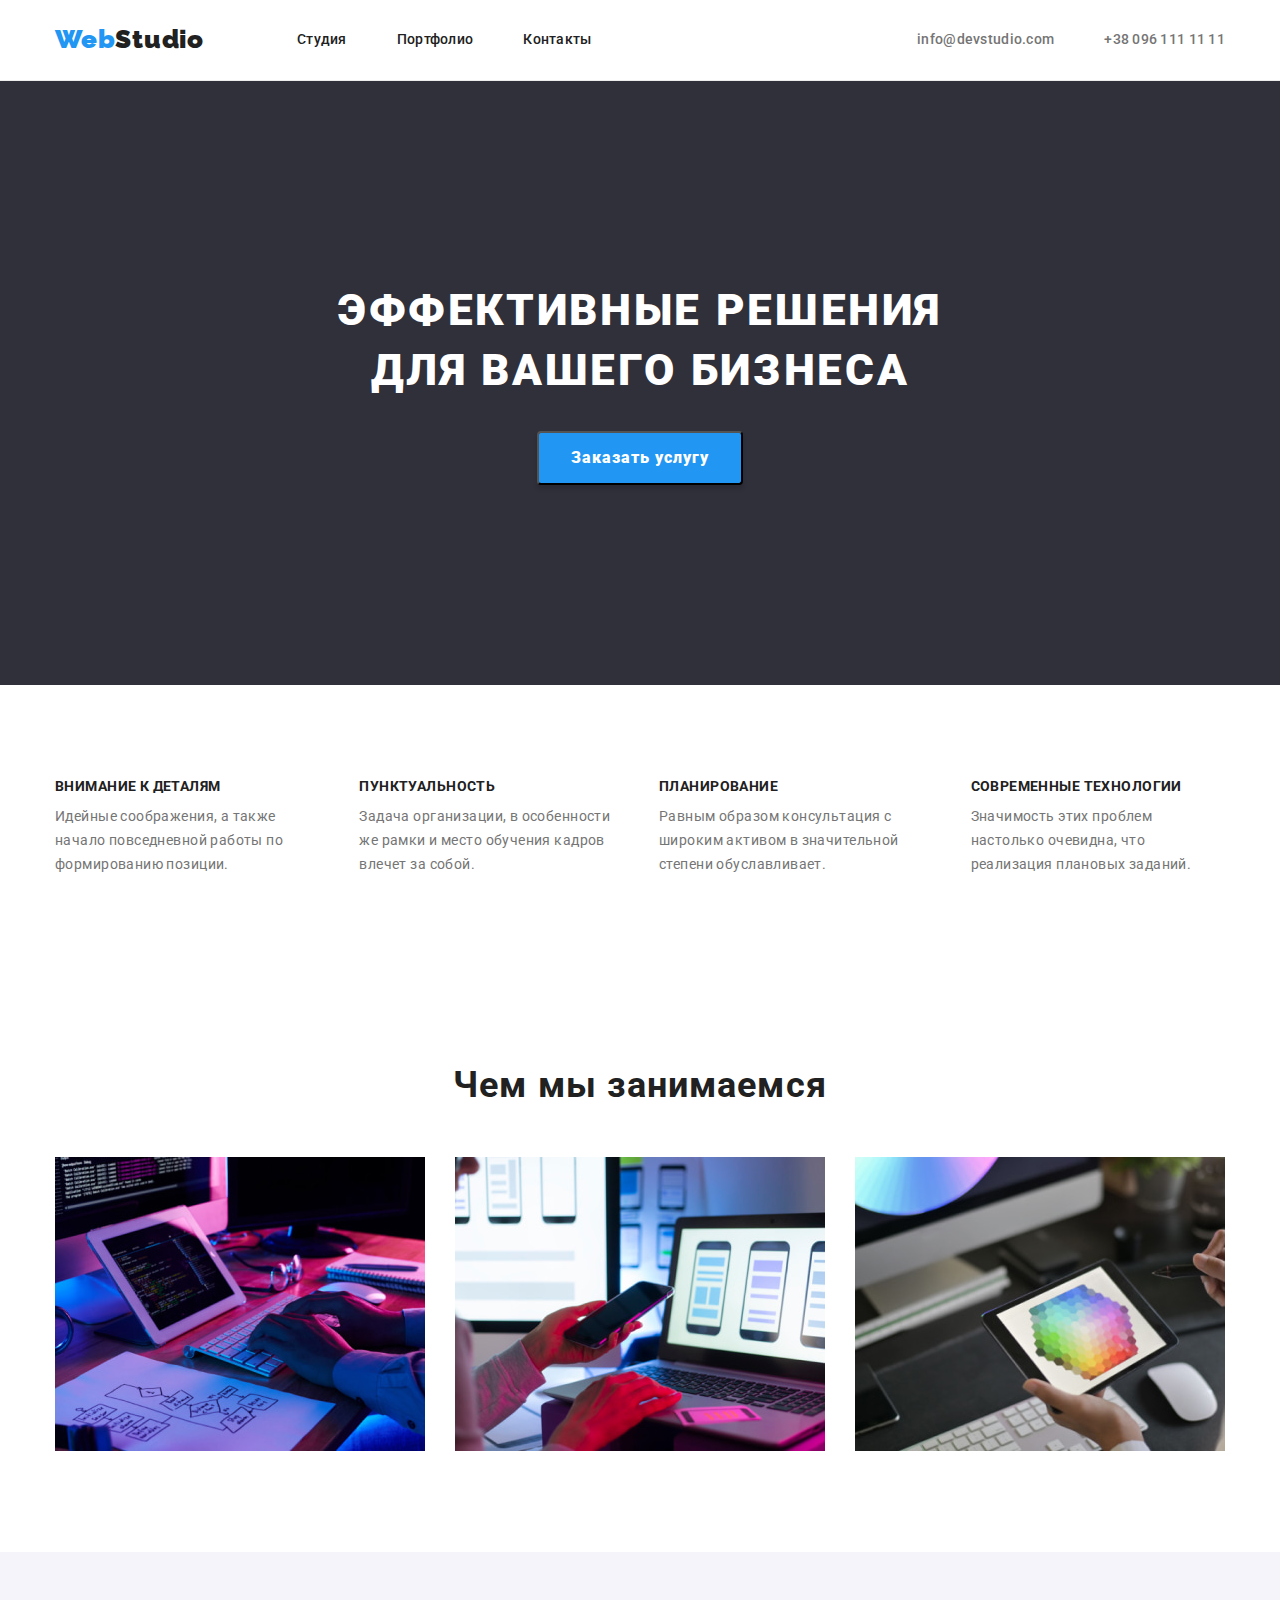
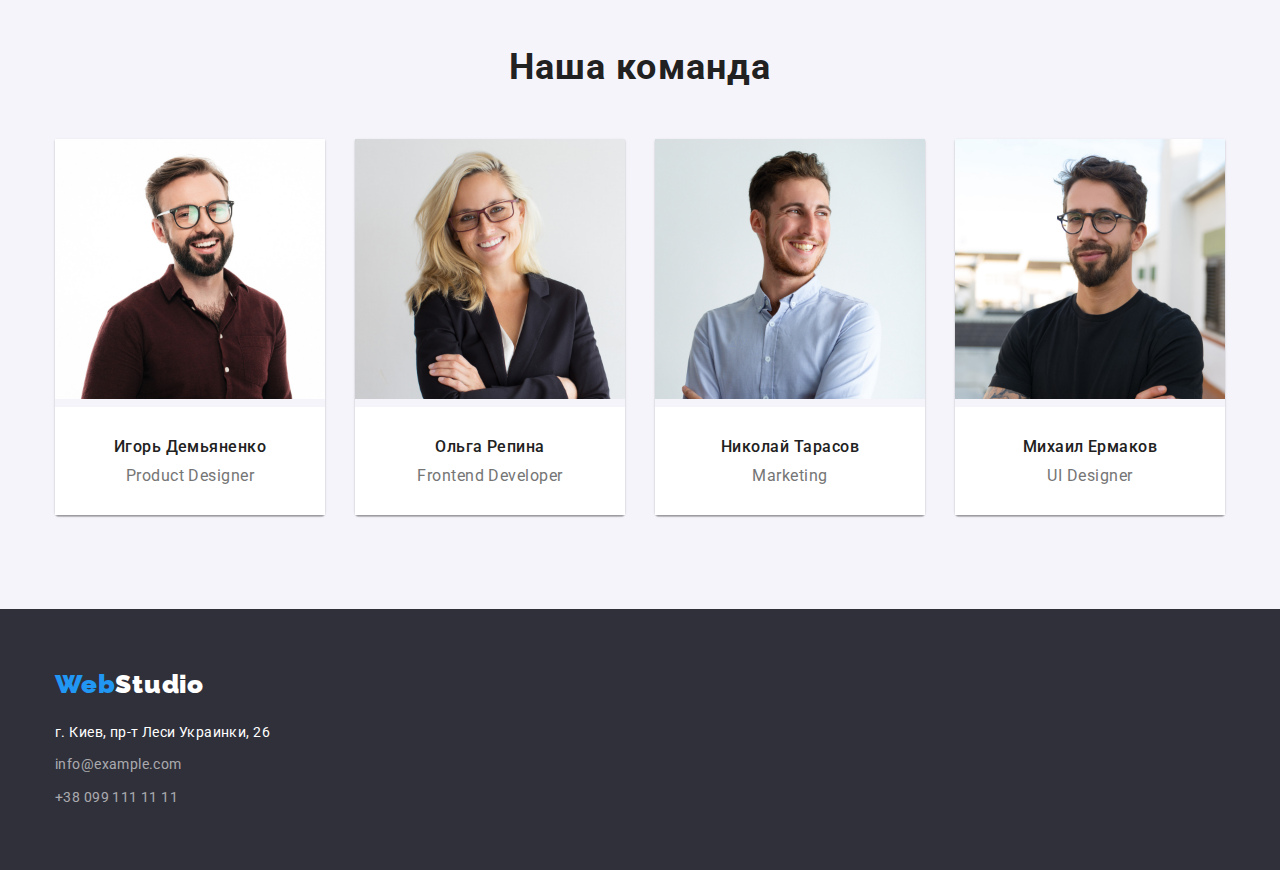
<file: index.html>
<!DOCTYPE html>
<html lang="ru">
  <!-- Служебная информация -->
  <head>
    <meta charset="UTF-8" />
    <meta http-equiv="X-UA-Compatible" content="IE=edge" />
    <meta name="viewport" content="width=device-width, initial-scale=1.0" />
    <title>Вэб Студия</title>
    <!-- Основные шрифты -->
    <link rel="preconnect" href="https://fonts.googleapis.com" />
    <link rel="preconnect" href="https://fonts.gstatic.com" crossorigin />
    <link
      href="https://fonts.googleapis.com/css2?family=Raleway:wght@700&family=Roboto:wght@400;500;700;900&display=swap"
      rel="stylesheet"
    />
    <link
      rel="stylesheet"
      href="https://cdn.jsdelivr.net/npm/modern-normalize@1.1.0/modern-normalize.min.css"
    />
    <!-- Стили созданные нами -->
    <link rel="stylesheet" href="./css/styles.css" />
  </head>
  <!-- Контент страницы -->
  <body>
    <!-- Шапка -->
    <header class="header">
      <div class="container header-container">
        <!-- Активные ссылки -->
        <a class="header-logo logo link" href="#">
          <span class="web">Web</span>Studio</a
        >
        <nav class="header-row">
          <ul class="header-list list">
            <li class="header-item">
              <a class="header-link link" href="./index.html">Студия</a>
            </li>
            <li class="header-item">
              <a class="header-link link" href="./portfolio.html">Портфолио</a>
            </li>
            <li class="header-item">
              <a class="header-link link" href="#contacts">Контакты</a>
            </li>
          </ul>
        </nav>
        <div class="header-wrapper">
          <ul class="header-contacts-list list">
            <li class="header-contacts-item">
              <a
                class="header-contacts-mail link"
                href="mailto:info@devstudio.com"
                >info@devstudio.com</a
              >
            </li>
            <li class="header-contacts-item">
              <a class="header-contacts-phone link" href="tel:+380961111111"
                >+38 096 111 11 11</a
              >
            </li>
          </ul>
        </div>
      </div>
    </header>
    <!-- Уникальный контент страницы -->
    <main>
      <!-- Hero -->
      <section class="hero-main">
        <div class="container">
          <h1 class="hero-title">Эффективные решения для вашего бизнеса</h1>
          <div class="hero-button-conainer">
            <button class="hero-button btn" type="button">
              Заказать услугу
            </button>
          </div>
        </div>
      </section>
      <!-- Наши проиоритеты -->
      <section class="priority section">
        <div class="container">
          <h2 hidden>Наши проиоритеты</h2>
          <ul class="priority-list list">
            <li class="priority-item">
              <h3 class="priority-title">Внимание к деталям</h3>
              <p class="priority-text">
                Идейные соображения, а также начало повседневной работы по
                формированию позиции.
              </p>
            </li>
            <li class="priority-item">
              <h3 class="priority-title">Пунктуальность</h3>
              <p class="priority-text">
                Задача организации, в особенности же рамки и место обучения
                кадров влечет за собой.
              </p>
            </li>
            <li class="priority-item">
              <h3 class="priority-title">Планирование</h3>
              <p class="priority-text">
                Равным образом консультация с широким активом в значительной
                степени обуславливает.
              </p>
            </li>
            <li class="priority-item">
              <h3 class="priority-title">Современные технологии</h3>
              <p class="priority-text">
                Значимость этих проблем настолько очевидна, что реализация
                плановых заданий.
              </p>
            </li>
          </ul>
        </div>
      </section>
      <!-- Чем мы занимаемся -->
      <section class="jobs section">
        <div class="container">
          <h2 class="jobs-title">Чем мы занимаемся</h2>
          <ul class="jobs-list list">
            <li class="jobs-item">
              <img
                src="images/img1.jpg"
                alt="Прописание кода на клавиатуре"
                width="370"
                height="294"
              />
            </li>
            <li class="jobs-item">
              <img
                src="images/img2.jpg"
                alt="Установка мобильной версии"
                width="370"
                height="294"
              />
            </li>
            <li class="jobs-item">
              <img
                src="images/img3.jpg"
                alt="Политра цветов на планшете"
                width="370"
                height="294"
              />
            </li>
          </ul>
        </div>
      </section>
      <!-- Наша команда -->
      <section class="team section">
        <div class="container">
          <h2 class="team-title">Наша команда</h2>
          <ul class="team-list list">
            <li class="team-person">
              <img
                class="person-photo"
                src="images/photo1.jpg"
                alt="фотграфия Игоря"
                width="270"
                height="260"
              />
              <div class="person-name-rank">
                <h3 class="person-name">Игорь Демьяненко</h3>
                <p class="person-rank">Product Designer</p>
              </div>
            </li>
            <li class="team-person">
              <img
                class="person-photo"
                src="images/photo2.jpg"
                alt="фотграфия Ольги"
                width="270"
                height="260"
              />
              <div class="person-name-rank">
                <h3 class="person-name">Ольга Репина</h3>
                <p class="person-rank">Frontend Developer</p>
              </div>
            </li>
            <li class="team-person">
              <img
                class="person-photo"
                src="images/photo3.jpg"
                alt="фотграфия Николая"
                width="270"
                height="260"
              />
              <div class="person-name-rank">
                <h3 class="person-name">Николай Тарасов</h3>
                <p class="person-rank">Marketing</p>
              </div>
            </li>
            <li class="team-person">
              <img
                class="team-photo"
                src="images/photo4.jpg"
                alt="фотграфия Михаила"
                width="270"
                height="260"
              />
              <div class="person-name-rank">
                <h3 class="person-name">Михаил Ермаков</h3>
                <p class="person-rank">UI Designer</p>
              </div>
            </li>
          </ul>
        </div>
      </section>
    </main>
    <!-- Футер контакты -->
    <footer class="footer">
      <div class="container footer-container">
        <!-- Активные ссылки -->
        <a class="footer-logo logo link" href="#"
          ><span class="web">Web</span>Studio</a
        >
        <address class="footer-contacts" id="contacts">
          <ul class="footer-contacts-list list">
            <li class="footer-contacts-map cont">
              <a
                class="footer-contacts-map ftrcont link"
                href="https://www.google.com.ua/maps/place/бул.+Леси+Украинки,+26,+Киев,+02000/@50.4263121,30.5351914,16.85z/data=!4m5!3m4!1s0x40d4cf0e033ecbe9:0x57a4dffefec77da0!8m2!3d50.4265807!4d30.5383858?hl=ru"
                target="_blank"
                rel="noopener norefereer"
                >г. Киев, пр-т Леси Украинки, 26</a
              >
            </li>
            <li class="footer-contacts-mail cont">
              <a
                class="footer-contacts-mail ftrcont link"
                href="mailto:info@example.com"
                >info@example.com</a
              >
            </li>
            <li class="footer-contacts-phone cont">
              <a
                class="footer-contacts-phone ftrcont link"
                href="tel:+380991111111"
                >+38 099 111 11 11</a
              >
            </li>
          </ul>
        </address>
      </div>
    </footer>
  </body>
  <!-- Go to Page 2 -->
</html>
</file>
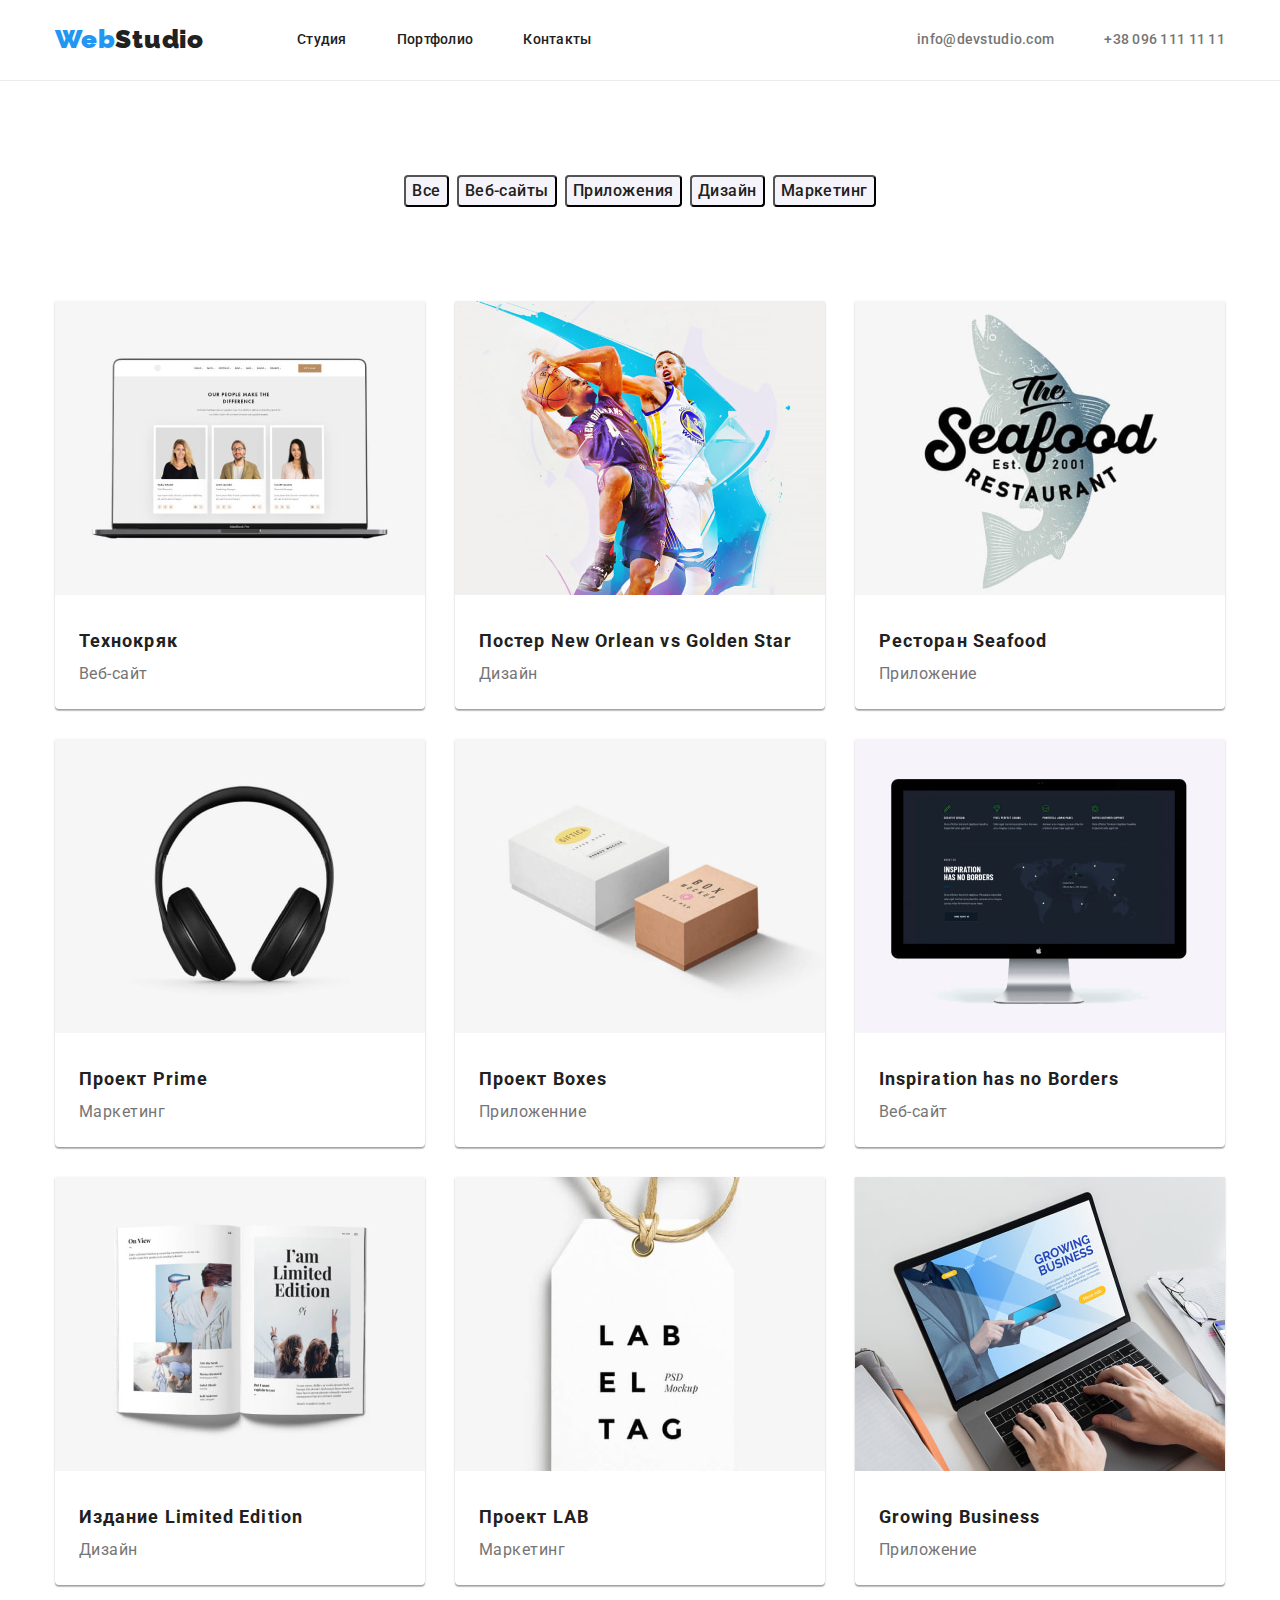
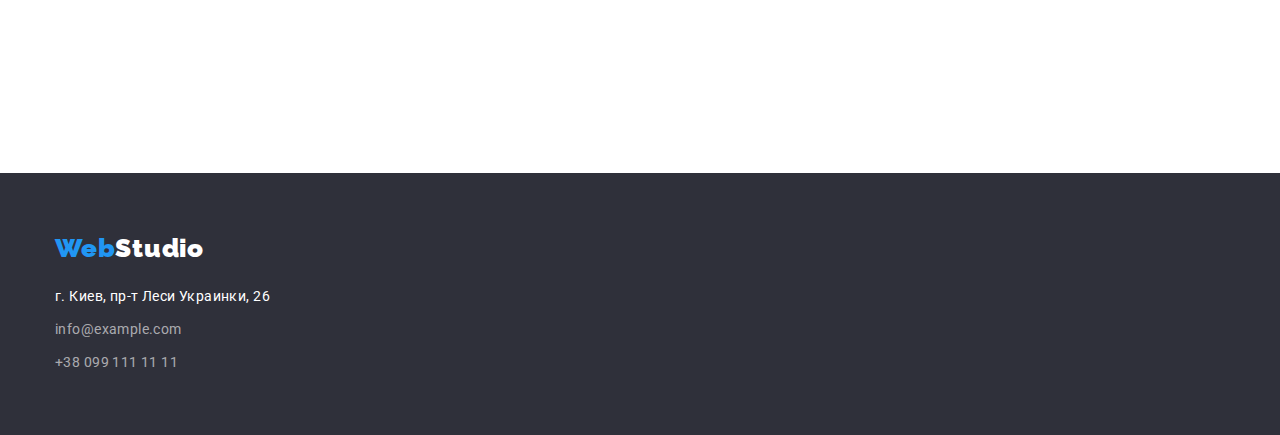
<file: portfolio.html>
<!DOCTYPE html>
<html lang="ru">
  <!-- Служебная информация -->
  <head>
    <meta charset="UTF-8" />
    <meta http-equiv="X-UA-Compatible" content="IE=edge" />
    <meta name="viewport" content="width=device-width, initial-scale=1.0" />
    <title>Вэб Студия</title>
    <!-- Основные шрифты -->
    <link rel="preconnect" href="https://fonts.googleapis.com" />
    <link rel="preconnect" href="https://fonts.gstatic.com" crossorigin />
    <link
      href="https://fonts.googleapis.com/css2?family=Raleway:wght@700&family=Roboto:wght@400;500;700;900&display=swap"
      rel="stylesheet"
    />
    <link
      rel="stylesheet"
      href="https://cdn.jsdelivr.net/npm/modern-normalize@1.1.0/modern-normalize.min.css"
    />
    <!-- Стили созданные нами -->
    <link rel="stylesheet" href="./css/styles.css" />
  </head>
  <!-- Контент страницы -->
  <body>
    <!-- Шапка -->
    <header class="header">
      <div class="container header-container border">
        <!-- Активные ссылки -->
        <a class="header-logo logo link" href="#">
          <span class="web">Web</span>Studio</a
        >
        <nav class="header-row">
          <ul class="header-list list">
            <li class="header-item">
              <a class="header-link link" href="./index.html">Студия</a>
            </li>
            <li class="header-item">
              <a class="header-link link" href="./portfolio.html">Портфолио</a>
            </li>
            <li class="header-item">
              <a class="header-link link" href="#contacts">Контакты</a>
            </li>
          </ul>
        </nav>
        <div class="header-wrapper">
          <ul class="header-contacts-list list">
            <li class="header-contacts-item">
              <a
                class="header-contacts-mail link"
                href="mailto:info@devstudio.com"
                >info@devstudio.com</a
              >
            </li>
            <li class="header-contacts-item">
              <a class="header-contacts-phone link" href="tel:+380961111111"
                >+38 096 111 11 11</a
              >
            </li>
          </ul>
        </div>
      </div>
    </header>
    <!-- Уникальный контент страницы -->
    <main>
      <!-- Portfolio-Cards !!!!! -->
      <section class="portfolio section">
        <div class="container">
          <h1 class="portfolio-title" hidden>Наши проекты</h1>
          <!-- Активные кнопки -->
          <div class="portfolio-buttons">
            <ul class="portfolio-list list">
              <li class="porftolio-list-item">
                <button class="button-item btn" type="button">Все</button>
              </li>
              <li class="porftolio-list-item">
                <button class="button-item btn" type="button">Веб-сайты</button>
              </li>
              <li class="porftolio-list-item">
                <button class="button-item btn" type="button">
                  Приложения
                </button>
              </li>
              <li class="porftolio-list-item">
                <button class="button-item btn" type="button">Дизайн</button>
              </li>
              <li class="porftolio-list-item">
                <button class="button-item btn" type="button">Маркетинг</button>
              </li>
            </ul>
          </div>
        </div>
        <!-- Фотки -->
        <ul class="project-list list section">
          <div class="container">
            <div class="project-link-line1">
              <li class="project-item">
                <a class="project-link link" href="#">
                  <img
                    class="project-photo"
                    src="images/img21.jpg"
                    alt="laptop"
                    width="370"
                    height="294"
                  />
                  <div class="name-description">
                    <h2 class="project-name">Технокряк</h2>
                    <p class="project-description">Веб-сайт</p>
                  </div>
                </a>
              </li>
              <li class="project-item">
                <a class="project-link link" href="#">
                  <img
                    class="project-photo"
                    src="images/img22.jpg"
                    alt="Two basketball players"
                    width="370"
                    height="294"
                  />
                  <div class="name-description">
                    <h2 class="project-name">
                      Постер New Orlean vs Golden Star
                    </h2>
                    <p class="project-description">Дизайн</p>
                  </div>
                </a>
              </li>
              <li class="project-item">
                <a class="project-link link" href="#">
                  <img
                    class="project-photo"
                    src="images/img23.jpg"
                    alt="Restaurant logo"
                    width="370"
                    height="294"
                  />
                  <div class="name-description">
                    <h2 class="project-name">Ресторан Seafood</h2>
                    <p class="project-description">Приложение</p>
                  </div>
                </a>
              </li>
            </div>
            <div class="project-link-line2">
              <li class="project-item">
                <a class="project-link link" href="#">
                  <img
                    class="project-photo"
                    src="images/img31.jpg"
                    alt="Earphone"
                    width="370"
                    height="294"
                  />
                  <div class="name-description">
                    <h2 class="project-name">Проект Prime</h2>
                    <p class="project-description">Маркетинг</p>
                  </div>
                </a>
              </li>
              <li class="project-item">
                <a class="project-link link" href="#">
                  <img
                    class="project-photo"
                    src="images/img32.jpg"
                    alt="Two boxes"
                    width="370"
                    height="294"
                  />
                  <div class="name-description">
                    <h2 class="project-name">Проект Boxes</h2>
                    <p class="project-description">Приложенние</p>
                  </div>
                </a>
              </li>
              <li class="project-item">
                <a class="project-link link" href="#">
                  <img
                    class="project-photo"
                    src="images/img33.jpg"
                    alt="Mac desktop"
                    width="370"
                    height="294"
                  />
                  <div class="name-description">
                    <h2 class="project-name">Inspiration has no Borders</h2>
                    <p class="project-description">Веб-сайт</p>
                  </div>
                </a>
              </li>
            </div>
            <div class="project-link-line3">
              <li class="project-item">
                <a class="project-link link" href="#">
                  <img
                    class="project-photo"
                    src="images/img41.jpg"
                    alt="Open book"
                    width="370"
                    height="294"
                  />
                  <div class="name-description">
                    <h2 class="project-name">Издание Limited Edition</h2>
                    <p class="project-description">Дизайн</p>
                  </div>
                </a>
              </li>
              <li class="project-item">
                <a class="project-link link" href="#">
                  <img
                    class="project-photo"
                    src="images/img42.jpg"
                    alt="Paper tag"
                    width="370"
                    height="294"
                  />
                  <div class="name-description">
                    <h2 class="project-name">Проект LAB</h2>
                    <p class="project-description">Маркетинг</p>
                  </div>
                </a>
              </li>
              <li class="project-item">
                <a class="project-link link" href="#">
                  <img
                    class="project-photo"
                    src="images/img43.jpg"
                    alt="Laptop and hands"
                    width="370"
                    height="294"
                  />
                  <div class="name-description">
                    <h2 class="project-name">Growing Business</h2>
                    <p class="project-description">Приложение</p>
                  </div>
                </a>
              </li>
            </div>
          </div>
        </ul>
      </section>
    </main>
    <!-- Футер контакты -->
    <footer class="footer">
      <div class="container footer-container">
        <!-- Активные ссылки -->
        <a class="footer-logo logo link" href="#"
          ><span class="web">Web</span>Studio</a
        >
        <address class="footer-contacts" id="contacts">
          <ul class="footer-contacts-list list">
            <li class="footer-contacts-map cont">
              <a
                class="footer-contacts-map ftrcont link"
                href="https://www.google.com.ua/maps/place/бул.+Леси+Украинки,+26,+Киев,+02000/@50.4263121,30.5351914,16.85z/data=!4m5!3m4!1s0x40d4cf0e033ecbe9:0x57a4dffefec77da0!8m2!3d50.4265807!4d30.5383858?hl=ru"
                target="_blank"
                rel="noopener norefereer"
                >г. Киев, пр-т Леси Украинки, 26</a
              >
            </li>
            <li class="footer-contacts-mail cont">
              <a
                class="footer-contacts-mail ftrcont link"
                href="mailto:info@example.com"
                >info@example.com</a
              >
            </li>
            <li class="footer-contacts-phone cont">
              <a
                class="footer-contacts-phone ftrcont link"
                href="tel:+380991111111"
                >+38 099 111 11 11</a
              >
            </li>
          </ul>
        </address>
      </div>
    </footer>
  </body>
</html>
</file>
<file: css/styles.css>
/* font-family: 'Raleway', sans-serif;
font-family: 'Roboto', sans-serif; */

:root {
  /* Основной шрифт */
  --main-font: "Roboto", sans-serif;
  --secondary-font: "Raleway", sans-serif;

  /* Светлая тема текста */
  --white-txt-cl: #ffffff;

  /* Тёмная тема текста */
  --dark-main-txt-cl: #757575;
  --dark-secondary-txt-cl: #212121;
  --logo-txt-cl: #2196f3;
  --link-txt-cl: #2196f3;
  --button-txt-link: #2196f3;

  /* Серая тема текста в футере - белая с прозрвчностью */

  --contact-txt-footer: rgba(255, 255, 255, 0.6);

  /* Светлая тема фона */
  --main-bg: #e5e5e5;
  --white-bg: #ffffff;
  --grey-bg: #f5f4fa;

  /* Тёмная тема фона */
  --black-bg: #2f303a;
  --button-bg-link: #ffffff;
  --button-bg-link-blue: #2196f3;
  --button-shadow: 0px 4px 4px rgba(0, 0, 0, 0.15);
}

/* Основной стиль документа */
body {
  font-family: var(--main-font);
  font-size: 14px;
  line-height: 1.71;
  letter-spacing: 0.03em;
  color: var(--dark-main-txt-cl);
}

h1,
h2,
h3,
h4,
p {
  margin-top: 0;
  margin-bottom: 0;
}
/* Ссылки */
.list {
  padding-left: 0;
  margin-top: 0;
  margin-bottom: 0;
  list-style: none;
}
.link {
  text-decoration: none;
  font-style: normal;
}

.container {
  width: 1200px;
  padding-left: 15px;
  padding-right: 15px;
  margin-left: auto;
  margin-right: auto;
}

.header {
  padding-top: 24px;
  padding-bottom: 25px;
}

.header-container {
  display: flex;
  align-items: center;
}

.header-logo {
  margin-right: 93px;
}

.header-list {
  display: flex;
  align-items: center;
}

/* Изменение курсора - стрелка на руку */
.link,
.btn {
  cursor: pointer;
}

/* Логотип */
.logo {
  font-family: var(--secondary-font);
  font-weight: 900;
  font-size: 26px;
  line-height: 1.19;
  letter-spacing: 0.03em;
  color: var(--dark-secondary-txt-cl);
}

/* Web span*/
.web {
  color: var(--logo-txt-cl);
}

/* Ссылки в шапке */
.header-link {
  font-family: var(--main-font);
  font-weight: 500;
  font-size: 14px;
  line-height: 1.14;
  letter-spacing: 0.02em;
  color: var(--dark-secondary-txt-cl);
}

.header-item:not(:last-child) {
  margin-right: 50px;
}

.header-wrapper {
  align-items: center;
  margin-left: auto;
}
.header-contacts-list {
  display: flex;
}

.header-contacts-mail {
  margin-right: 50px;
}

/* Ссылки контактов в шапке */
.header-contacts-mail,
.header-contacts-phone {
  font-family: var(--main-font);
  font-weight: 500;
  font-size: 14px;
  line-height: 1.71;
  letter-spacing: 0.02em;
  color: var(--dark-main-txt-cl);
}

/* Интерактивные элементы 
.logo:hover,
.logo:focus {
  color: var(--link-txt-cl);
}
*/

.header-link:hover,
.header-link:focus {
  color: var(--link-txt-cl);
}

.header-contacts-mail:hover,
.header-contacts-mail:focus {
  color: var(--link-txt-cl);
}

.header-contacts-phone:hover,
.header-contacts-phone:focus {
  color: var(--link-txt-cl);
}

.header {
  border-bottom: 1px solid #ececec;
}

.hero-title {
  margin-top: 0;
  padding-top: 200px;
  padding-right: 252px;
  padding-bottom: 30px;
  padding-left: 252px;
}

/* Заголовок героя */
.hero-title,
.portfolio-title {
  font-family: var(--main-font);
  font-weight: 900;
  font-size: 44px;
  line-height: 1.36;
  text-align: center;
  letter-spacing: 0.06em;
  text-transform: uppercase;
  color: var(--white-txt-cl);
}

/* Фон героя - чёрный */
.hero-main {
  background-color: var(--black-bg);
}

/* Фон команды - серый */
.team {
  background-color: var(--grey-bg);
}

/* Основня кнопка */
.hero-button {
  margin-left: auto;
  margin-right: auto;
  max-width: 250px;
  min-width: 200px;
  padding: 10px 32px;
  font-family: var(--main-font);
  font-weight: 900;
  font-size: 16px;
  line-height: 1.88;
  display: flex;
  align-items: center;
  text-align: center;
  letter-spacing: 0.06em;
  color: var(--white-txt-cl);
  background-color: var(--button-bg-link-blue);
  border-radius: 4px;
  box-shadow: 0px 4px 4px rgba(0, 0, 0, 0.15);
}
.hero-button-conainer {
  padding-bottom: 200px;
}

/* Описание приоритетов */
.priority {
  font-family: var(--main-font);
  font-size: 14px;
  line-height: 1.71;
  letter-spacing: 0.03em;
  color: var(--dark-main-txt-cl);
}

/* Заголовок приоритетов */
.priority-title {
  margin-top: 0;
  padding-bottom: 10px;
  font-family: var(--main-font);
  font-weight: 700;
  font-size: 14px;
  line-height: 1.14;
  letter-spacing: 0.03em;
  text-transform: uppercase;
  color: var(--dark-secondary-txt-cl);
}

.priority-text {
  margin: 0;
}

.priority-list {
  display: flex;
}

.priority-item:not(:last-child) {
  padding-right: 30px;
}

/* Заголовок Чем мы занимаемся */
.jobs-title {
  padding-bottom: 50px;
  font-family: var(--main-font);
  font-weight: 700;
  font-size: 36px;
  line-height: 1.17;
  text-align: center;
  letter-spacing: 0.03em;
  color: var(--dark-secondary-txt-cl);
}

.jobs-list {
  display: flex;
}

.jobs-item:not(:last-child) {
  padding-right: 30px;
}

/* Заголовок Наша команда */
.team-title {
  padding-bottom: 50px;
  font-family: var(--main-font);
  font-weight: 700;
  font-size: 36px;
  line-height: 1.17;
  text-align: center;
  letter-spacing: 0.03em;
  color: var(--dark-secondary-txt-cl);
}

.section {
  padding-top: 94px;
  padding-bottom: 94px;
}
.team-list {
  display: flex;
  justify-content: space-between;
}
/*
.team-person:not(:last-child) {
  padding-right: 30px;
}
*/
.team-person {
  box-shadow: 0px 1px 3px rgba(0, 0, 0, 0.12), 0px 1px 1px rgba(0, 0, 0, 0.14),
    0px 2px 1px rgba(0, 0, 0, 0.2);
  border-radius: 0px 0px 4px 4px;
}

.person-name-rank {
  background-color: var(--white-bg);
  padding-top: 30px;
  padding-bottom: 30px;
}
.person-name,
.person-rank {
  margin-top: 0;
  text-align: center;
}

/* Имена членов команды */
.person-name {
  padding-bottom: 10px;
  font-family: var(--main-font);
  font-weight: 500;
  font-size: 16px;
  line-height: 1.19;
  letter-spacing: 0.03em;
  color: var(--dark-secondary-txt-cl);
}

/* Должность членов команды */
.person-rank {
  font-family: var(--main-font);
  font-size: 16px;
  line-height: 1.19;
  letter-spacing: 0.03em;
  color: var(--dark-main-txt-cl);
}

.portfolio-list {
  display: flex;
  justify-content: center;
}

.porftolio-list-item:not(:last-child) {
  padding-right: 8px;
}

/* Активные кнопки */
.button-item:hover,
.button-item:focus {
  color: var(--white-txt-cl);
  background-color: var(--button-bg-link-blue);
}

/* Текст и фон кнопок */
.button-item {
  font-family: var(--main-font);
  font-weight: 500;
  font-size: 16px;
  line-height: 1.63;
  display: flex;
  align-items: center;
  text-align: center;
  letter-spacing: 0.03em;
  color: var(--dark-secondary-txt-cl);
  background-color: var(--grey-bg);
  border-radius: 4px;
}

/* Название проектов */
.project-name {
  font-family: var(--main-font);
  font-weight: 700;
  font-size: 18px;
  line-height: 2;
  letter-spacing: 0.06em;
  color: var(--dark-secondary-txt-cl);
}

/* Описание проектов */
.project-description {
  font-family: var(--main-font);
  font-size: 16px;
  line-height: 1.88;
  letter-spacing: 0.03em;
  color: var(--dark-main-txt-cl);
}

.project-link-line1,
.project-link-line2,
.project-link-line3 {
  justify-content: space-between;
  display: flex;
  padding-bottom: 30px;
}

.project-link-line3 {
  padding-bottom: 0;
}
/*
.project-item:not(:last-child) {
  padding-right: 30px;
}
*/
.name-description {
  padding-top: 20px;
  padding-left: 24px;
  padding-bottom: 20px;
}

.project-item {
  box-shadow: 0px 1px 3px rgba(0, 0, 0, 0.12), 0px 1px 1px rgba(0, 0, 0, 0.14),
    0px 2px 1px rgba(0, 0, 0, 0.2);
  border-radius: 0px 0px 4px 4px;
}
/* Фон футера чёрный */
.footer {
  background-color: var(--black-bg);
}

.footer-container {
  padding-top: 60px;
  padding-bottom: 60px;
}

/* Текст логотипа в футере белый */
.footer-logo {
  color: var(--white-txt-cl);
}

.footer-contacts-list {
  padding-top: 20px;
}

.cont:not(:last-child) {
  padding-bottom: 9px;
}
/* Текст контактов в футере белый */
.footer-contacts-map,
.footer-contacts-mail,
.footer-contacts-phone {
  font-family: var(--main-font);
  font-style: normal;
  font-weight: normal;
  font-size: 14px;
  line-height: 1.71;
  letter-spacing: 0.03em;
  color: var(--white-txt-cl);
}

/* Текст контактов в футере белый */
.footer-contacts-mail,
.footer-contacts-phone {
  color: var(--contact-txt-footer);
}

/* Текст контактов в футере белый */
.ftrcont:hover,
.ftrcont:focus {
  color: var(--link-txt-cl);
}
</file>
